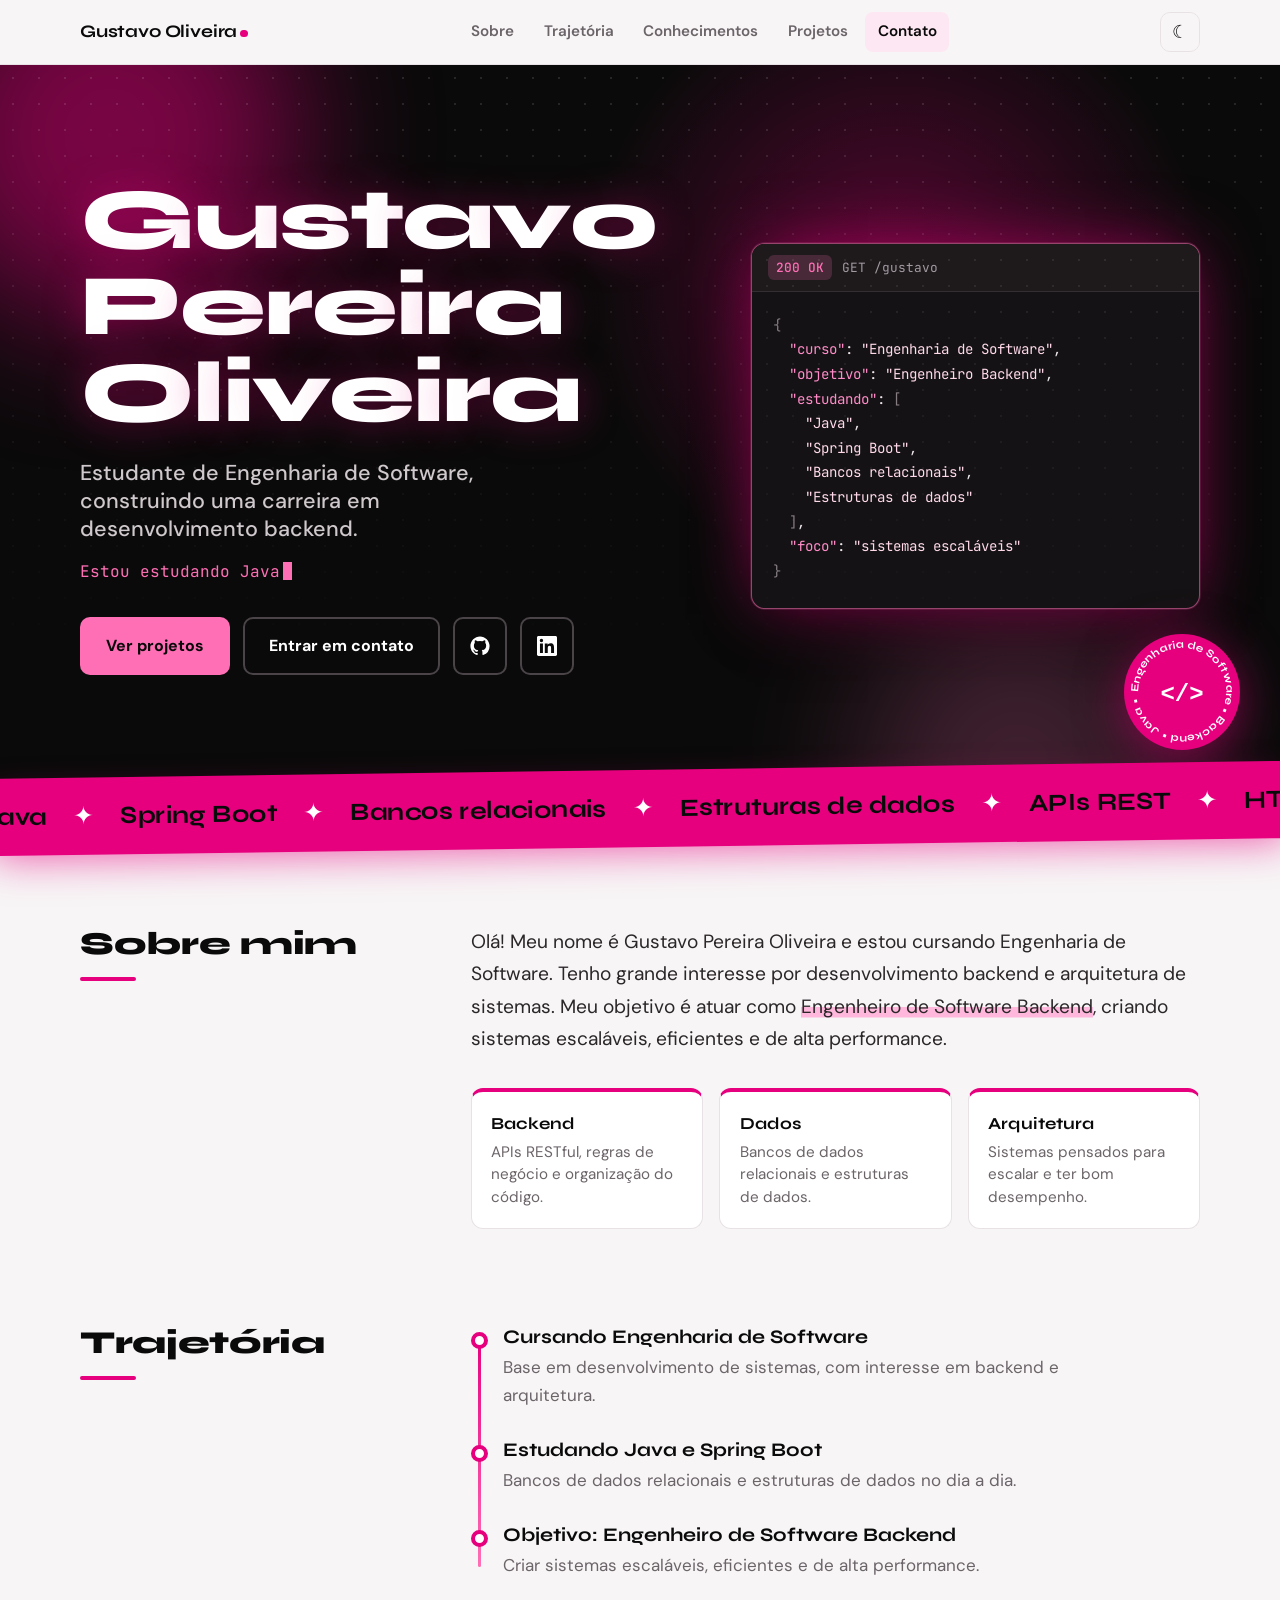
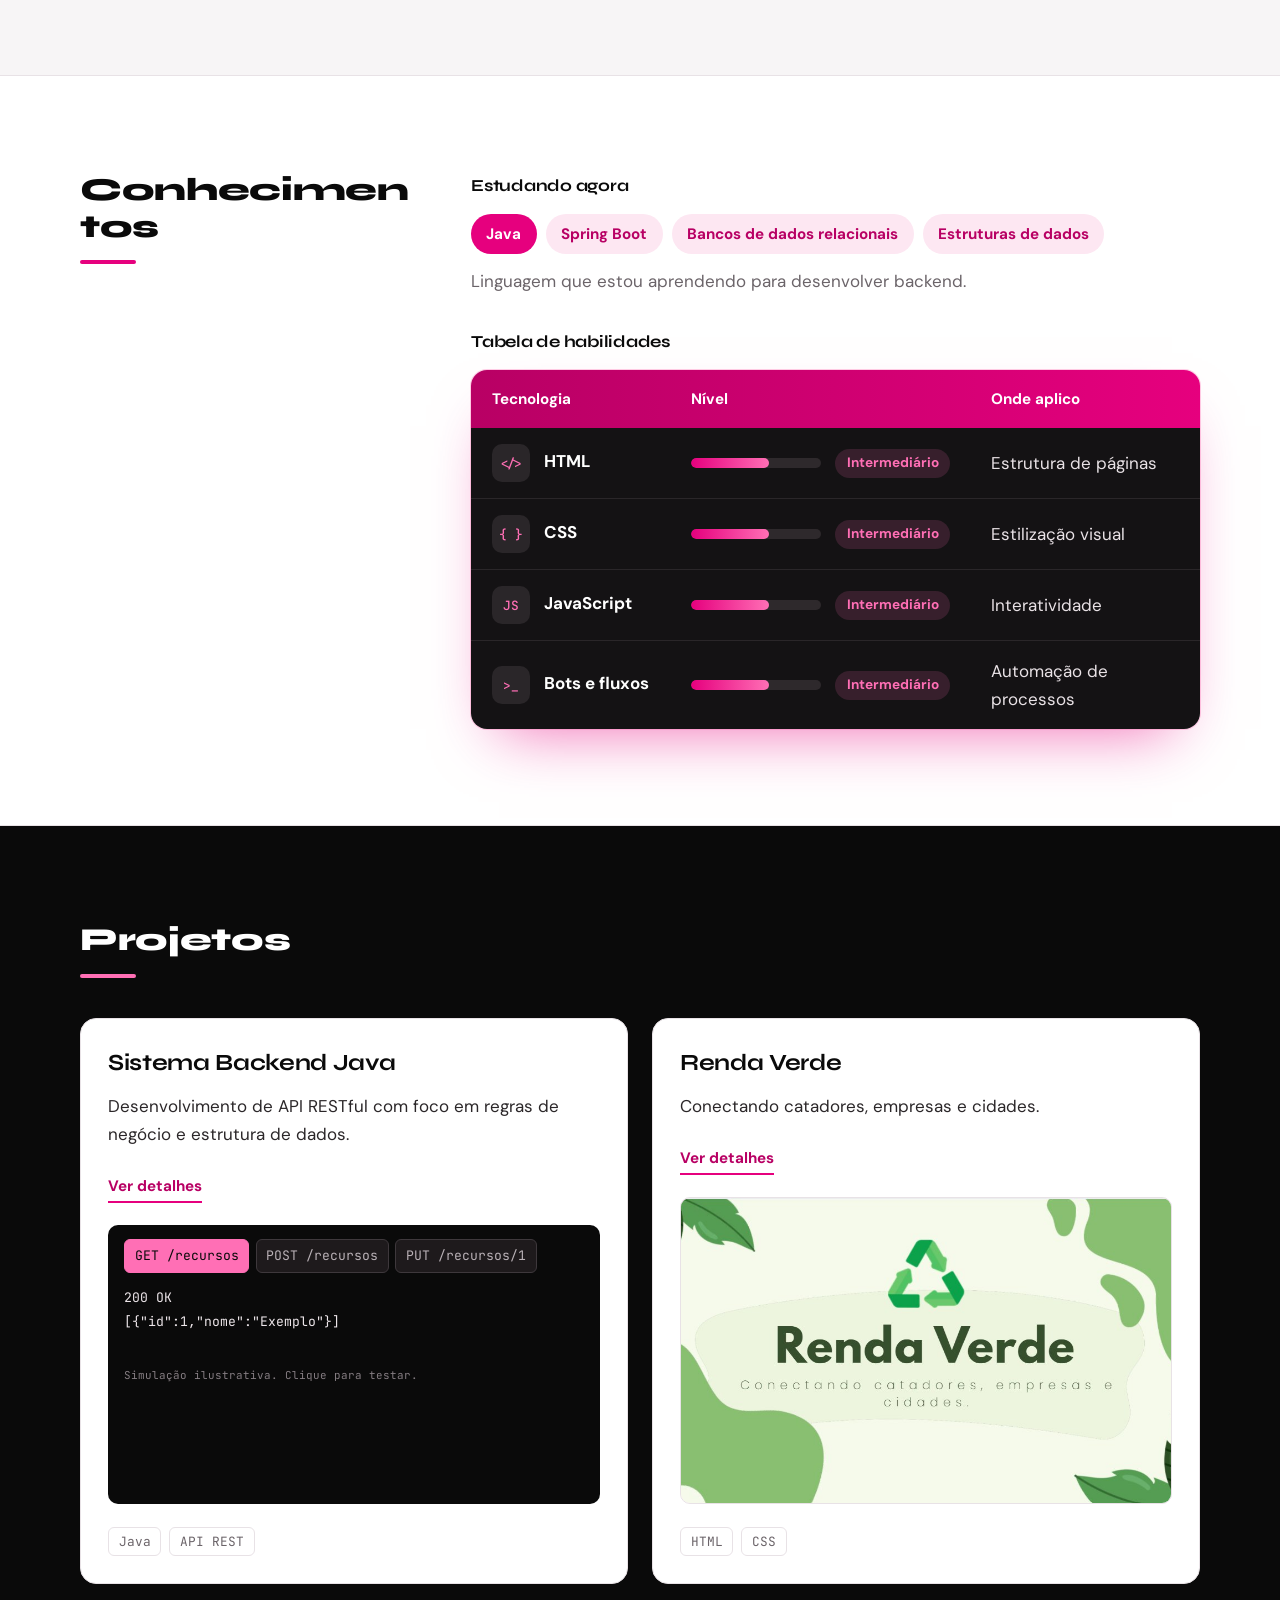
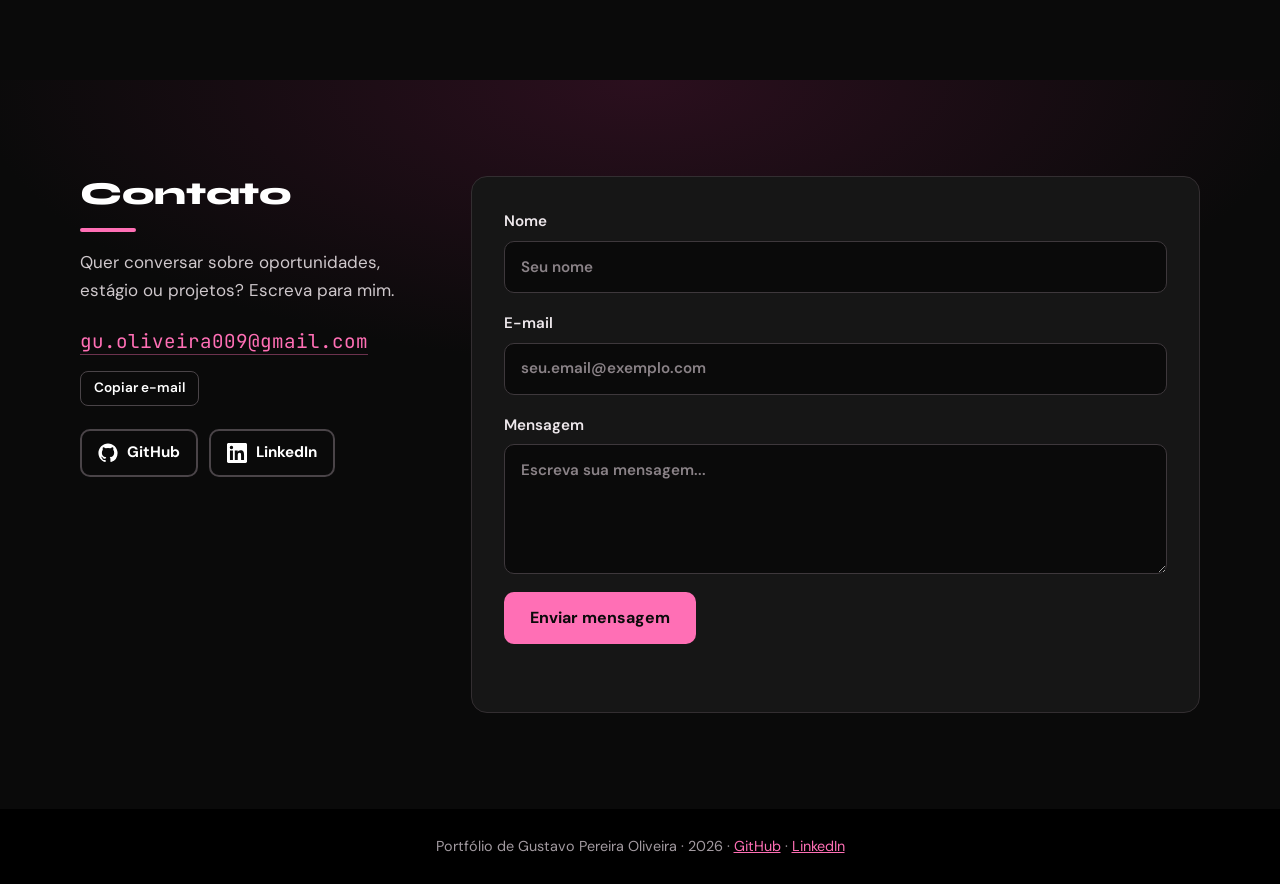
<file: portfolio.html>
<!DOCTYPE html>
<html lang="pt-BR">
<head>
<meta charset="UTF-8">
<meta name="viewport" content="width=device-width, initial-scale=1.0">
<title>Gustavo Pereira Oliveira · Engenharia de Software</title>
<meta name="description" content="Portfólio de Gustavo Pereira Oliveira, estudante de Engenharia de Software focado em desenvolvimento backend com Java e Spring Boot.">
<meta name="theme-color" content="#0A0A0A">
<meta property="og:type" content="website">
<meta property="og:title" content="Gustavo Pereira Oliveira · Engenharia de Software">
<meta property="og:description" content="Estudante de Engenharia de Software focado em backend com Java e Spring Boot.">
<link rel="icon" href="data:image/svg+xml,%3Csvg xmlns='http://www.w3.org/2000/svg' viewBox='0 0 64 64'%3E%3Crect width='64' height='64' rx='16' fill='%230A0A0A'/%3E%3Ctext x='32' y='45' font-size='36' font-weight='800' text-anchor='middle' fill='%23FF6FB5' font-family='Arial'%3EG%3C/text%3E%3C/svg%3E">
<link rel="preconnect" href="https://fonts.googleapis.com">
<link rel="preconnect" href="https://fonts.gstatic.com" crossorigin>
<link href="https://fonts.googleapis.com/css2?family=Syne:wght@600;700;800&family=DM+Sans:opsz,wght@9..40,400;9..40,500;9..40,700&family=JetBrains+Mono:wght@400;500&display=swap" rel="stylesheet">
<style>
:root{
  --ink:#0A0A0A;
  --ink-2:#161616;
  --paper:#F7F5F6;
  --card:#FFFFFF;
  --line:#E8E2E6;
  --text:#2B2729;
  --muted:#6B6469;
  --blue:#E6007E;
  --blue-dark:#B80064;
  --mint:#FF6FB5;
  --display:"Syne","Segoe UI",system-ui,sans-serif;
  --body:"DM Sans","Segoe UI",system-ui,sans-serif;
  --mono:"JetBrains Mono",ui-monospace,Consolas,monospace;
}
*,*::before,*::after{box-sizing:border-box}
html{scroll-behavior:smooth;scroll-padding-top:80px}
body{margin:0;background:var(--paper);color:var(--text);font-family:var(--body);font-size:1.0625rem;line-height:1.65;-webkit-font-smoothing:antialiased}
a{color:inherit}
:focus-visible{outline:3px solid var(--blue);outline-offset:3px;border-radius:4px}
.wrap{width:min(1120px,100% - 3rem);margin-inline:auto}

/* Topo */
.topo{position:sticky;top:0;z-index:20;background:rgba(247,245,246,.88);backdrop-filter:blur(10px);border-bottom:1px solid var(--line)}
.topo .wrap{display:flex;align-items:center;justify-content:space-between;gap:1rem;min-height:64px;flex-wrap:wrap;padding-block:.5rem}
.marca{font-family:var(--display);font-weight:700;font-size:1.1rem;color:var(--ink);text-decoration:none;letter-spacing:-.01em}
.menu{display:flex;gap:.25rem;flex-wrap:wrap}
.menu a{text-decoration:none;font-weight:600;font-size:.95rem;color:var(--muted);padding:.45rem .8rem;border-radius:8px;transition:background .2s,color .2s}
.menu a:hover{background:#FDE7F2;color:var(--ink)}

/* Hero */
.hero{background:var(--ink);color:#F2EEF0;padding:clamp(3.5rem,9vw,7rem) 0}
.hero .wrap{display:grid;grid-template-columns:1.15fr .85fr;gap:clamp(2rem,5vw,4.5rem);align-items:center}
.hero h1{font-family:var(--display);font-weight:800;font-size:clamp(2.3rem,5.4vw,4rem);line-height:1.05;letter-spacing:-.02em;margin:0 0 1.4rem;color:#fff}
.hero .papel{font-family:var(--body);font-weight:500;font-size:clamp(1.1rem,2vw,1.35rem);color:#CFC8CC;margin:0 0 2rem;max-width:30ch;line-height:1.3}
.acoes{display:flex;gap:.8rem;flex-wrap:wrap}
.btn{display:inline-block;font-family:var(--body);font-weight:700;font-size:1rem;text-decoration:none;padding:.85rem 1.5rem;border-radius:10px;border:2px solid transparent;cursor:pointer;transition:background .2s,border-color .2s,transform .2s}
.btn-principal{background:var(--mint);color:var(--ink)}
.btn-principal:hover{background:#FF94C8}
.btn-sec{border-color:#4A4448;color:#fff;background:transparent}
.btn-sec:hover{border-color:#fff}

/* Cartão de código: o elemento memorável */
.codigo{background:#141214;border:1px solid #332E31;border-radius:14px;overflow:hidden;box-shadow:0 30px 60px -25px rgba(0,0,0,.6);animation:entrada .6s ease both}
.codigo-barra{display:flex;align-items:center;gap:.6rem;padding:.7rem 1rem;background:#1E1A1C;border-bottom:1px solid #332E31;font-family:var(--mono);font-size:.8rem;color:#A29AA0}
.status{background:rgba(255,111,181,.18);color:var(--mint);padding:.1rem .5rem;border-radius:6px;font-weight:500}
.codigo pre{margin:0;padding:1.3rem 1.3rem 1.5rem;font-family:var(--mono);font-size:.88rem;line-height:1.75;overflow-x:auto;color:#EDE6EA}
.k{color:#FF8CC8}.s{color:#FFD9EA}.p{color:#857D82}
@keyframes entrada{from{opacity:0;transform:translateY(8px)}to{opacity:1;transform:none}}

/* Seções */
section{padding:clamp(3.5rem,8vw,6rem) 0}
.cab{display:grid;grid-template-columns:minmax(0,340px) 1fr;gap:clamp(1.5rem,4vw,4rem)}
h2{font-family:var(--display);font-weight:800;font-size:clamp(1.6rem,2.6vw,2rem);line-height:1.15;letter-spacing:-.01em;overflow-wrap:anywhere;color:var(--ink);margin:0}
h3{font-family:var(--display);font-weight:700;color:var(--ink);letter-spacing:-.015em;margin:0}
.sobre-texto{font-size:1.2rem;line-height:1.7;max-width:62ch;margin:0 0 2rem}
.foco{display:grid;grid-template-columns:repeat(3,1fr);gap:1rem}
.foco div{border-top:3px solid var(--blue);padding-top:.8rem}
.foco strong{display:block;font-family:var(--display);color:var(--ink);font-size:1.05rem;margin-bottom:.2rem}
.foco span{font-size:.95rem;color:var(--muted);line-height:1.5;display:block}

/* Conhecimentos */
#conhecimentos{background:var(--card);border-block:1px solid var(--line)}
.estudo{display:flex;flex-wrap:wrap;gap:.6rem;margin:0 0 2.2rem;padding:0;list-style:none}
.estudo li{margin:0}
.sub{font-size:1.05rem;margin-bottom:.9rem}
.tabela{overflow-x:auto;border:1px solid var(--line);border-radius:12px}
table{width:100%;border-collapse:collapse;min-width:480px}
th,td{text-align:left;padding:.95rem 1.2rem}
th{background:var(--paper);font-size:.9rem;color:var(--muted);font-weight:700;border-bottom:1px solid var(--line)}
td{border-bottom:1px solid var(--line)}
tr:last-child td{border-bottom:0}
td:first-child{font-weight:700;color:var(--ink)}
.nivel{display:inline-flex;align-items:center;gap:.5rem;font-weight:600}
.pontos{display:inline-flex;gap:3px}
.pontos i{width:9px;height:9px;border-radius:50%;background:var(--line)}
.pontos i.on{background:var(--blue)}

/* Projetos */
.projetos{display:grid;grid-template-columns:repeat(2,1fr);gap:1.5rem;margin-top:2.5rem}
.card{background:var(--card);border:1px solid var(--line);border-radius:16px;overflow:hidden;display:flex;flex-direction:column}
.card-topo{padding:1.6rem 1.7rem 0}
.card h3{font-size:1.45rem;margin-bottom:.6rem}
.card p{margin:0 0 1.4rem;color:var(--text)}
.tags{display:flex;flex-wrap:wrap;gap:.5rem;padding:0 1.7rem 1.7rem;margin:0;list-style:none;margin-top:auto}
.tags li{font-family:var(--mono);font-size:.8rem;color:var(--muted);border:1px solid var(--line);padding:.2rem .6rem;border-radius:6px}
.rota{margin:0 1.7rem 1.4rem;background:var(--ink);color:#EDE6EA;font-family:var(--mono);font-size:.82rem;padding:.9rem 1rem;border-radius:10px;line-height:1.8;overflow-x:auto}
.rota b{color:var(--mint);font-weight:500}
.print{margin:0 1.7rem 1.4rem;border:1px solid var(--line);border-radius:10px;background:linear-gradient(135deg,#FBE8F2,#FFFFFF);aspect-ratio:16/10;display:grid;place-items:center;overflow:hidden;position:relative;color:var(--muted);font-size:.9rem;font-weight:600}
.print img{position:absolute;inset:0;width:100%;height:100%;object-fit:cover;cursor:zoom-in;transition:transform .4s ease}
.print:hover img{transform:scale(1.02)}
.zoom{position:fixed;inset:0;z-index:80;background:rgba(0,0,0,.88);display:grid;place-items:center;padding:1.5rem;opacity:0;pointer-events:none;transition:opacity .3s;cursor:zoom-out}
.zoom.on{opacity:1;pointer-events:auto}
.zoom img{max-width:min(1100px,100%);max-height:100%;border-radius:14px;box-shadow:0 0 0 2px var(--mint),0 30px 80px -10px rgba(230,0,126,.6);transform:scale(.97);transition:transform .25s ease}
.zoom.on img{transform:none}

/* Contato */
#contato{background:var(--ink);color:#F2EEF0}
#contato h2{color:#fff}
.contato-info p{color:#CFC8CC;max-width:34ch;margin:1rem 0 1.4rem}
.email{font-family:var(--mono);font-size:.95rem;color:var(--mint);text-decoration:none;word-break:break-all;border-bottom:1px solid rgba(255,111,181,.4)}
.email:hover{border-color:var(--mint)}
form{display:grid;gap:1.1rem;background:var(--ink-2);border:1px solid #332E31;border-radius:16px;padding:clamp(1.3rem,3vw,2rem)}
label{display:grid;gap:.4rem;font-weight:600;font-size:.95rem;color:#EEE8EC}
input,textarea{font:inherit;color:#fff;background:#0A0A0A;border:1.5px solid #3E383C;border-radius:10px;padding:.8rem 1rem;width:100%;transition:border-color .2s}
input::placeholder,textarea::placeholder{color:#8A8287}
input:focus,textarea:focus{outline:none;border-color:var(--mint);box-shadow:0 0 0 3px rgba(255,111,181,.25)}
textarea{resize:vertical;min-height:130px}
form .btn{justify-self:start}
.aviso{font-size:.9rem;color:var(--mint);min-height:1.3em;margin:0}

footer{background:#000000;color:#A29AA0;text-align:center;padding:1.6rem 1rem;font-size:.9rem}
footer p{margin:0}

/* Interações e animações */
.progresso{position:fixed;top:0;left:0;height:3px;width:100%;background:var(--mint);transform:scaleX(0);transform-origin:left;z-index:40}
.menu a.ativo{background:#FDE7F2;color:var(--ink)}
.hero{position:relative;overflow:hidden}
.hero::before{content:"";position:absolute;inset:0;pointer-events:none;background:radial-gradient(520px circle at var(--mx,70%) var(--my,30%),rgba(230,0,126,.35),transparent 60%)}
.hero .wrap{position:relative}
.w{display:inline-block;animation:sobe .5s ease both;animation-delay:calc(var(--i)*.06s)}
@keyframes sobe{from{opacity:0;transform:translateY(12px)}to{opacity:1;transform:none}}
.digita{font-family:var(--mono);font-size:1rem;color:var(--mint);margin:-1rem 0 2rem;min-height:1.6em}
.cursor{display:inline-block;width:.55em;height:1.1em;background:var(--mint);margin-left:3px;vertical-align:-.2em;animation:pisca 1s steps(1) infinite}
@keyframes pisca{50%{opacity:0}}
.ln{display:block;opacity:0;animation:linha .3s ease forwards}
@keyframes linha{from{opacity:0;transform:none}to{opacity:1;transform:none}}
.btn:active{transform:scale(.98)}
.btn.carregando{opacity:.7;pointer-events:none}
.js .reveal{opacity:0;transform:translateY(10px);transition:opacity .5s ease,transform .5s ease;transition-delay:var(--d,0s)}
.js .reveal.vis{opacity:1;transform:none}
.js .pontos i.on{transform:scale(0);transition:transform .4s cubic-bezier(.3,1.7,.5,1)}
.pontos i:nth-child(2){transition-delay:.15s}.pontos i:nth-child(3){transition-delay:.3s}
.vis .pontos i.on{transform:scale(1)}
.estudo button{font:inherit;font-weight:700;font-size:.95rem;background:#FDE7F2;color:var(--blue-dark);border:0;padding:.45rem .95rem;border-radius:999px;cursor:pointer;transition:background .2s,color .2s,transform .2s}
.estudo button[aria-pressed="true"]{background:var(--blue);color:#fff}
.desc{min-height:1.7em;margin:-1.4rem 0 2rem;color:var(--muted)}
.card{transition:box-shadow .3s}
.card:hover{box-shadow:0 28px 45px -28px rgba(0,0,0,.4)}
.rota-bt{display:flex;gap:.4rem;flex-wrap:wrap;margin-bottom:.8rem}
.rota-bt button{font:inherit;color:#B8B0B5;background:#1E1A1C;border:1px solid #3E383C;border-radius:6px;padding:.25rem .6rem;cursor:pointer;transition:background .2s,color .2s}
.rota-bt button:hover{color:#fff}
.rota-bt button.on{background:var(--mint);color:var(--ink);border-color:var(--mint)}
.rota pre{margin:0;min-height:5.4em;white-space:pre-wrap;font:inherit}
.rota small{display:block;margin-top:.6rem;color:#857D82}
.copiar{font:inherit;font-size:.85rem;font-weight:600;color:#fff;background:transparent;border:1.5px solid #4A4448;border-radius:8px;padding:.35rem .8rem;margin-left:.8rem;cursor:pointer;transition:border-color .2s,background .2s}
.copiar:hover{border-color:var(--mint)}
.copiar.ok{background:var(--mint);color:var(--ink);border-color:var(--mint)}
.subir{position:fixed;right:1.2rem;bottom:1.2rem;width:46px;height:46px;border-radius:50%;border:0;background:var(--blue);color:#fff;font-size:1.3rem;cursor:pointer;opacity:0;transform:translateY(16px);pointer-events:none;transition:opacity .3s,transform .3s,background .2s;z-index:30}
.subir.vis{opacity:1;transform:none;pointer-events:auto}
.subir:hover{background:var(--blue-dark)}

/* Mais movimento */
@keyframes flutua{0%,100%{transform:translateY(0)}50%{transform:translateY(-12px)}}
.blob{position:absolute;border-radius:50%;filter:blur(70px);opacity:.5;pointer-events:none}
.b1{width:380px;height:380px;background:#E6007E;top:-120px;left:-80px}
.b2{width:320px;height:320px;background:#FF6FB5;opacity:.22;bottom:-140px;right:8%}
@keyframes deriva{to{transform:translate(120px,70px) scale(1.2)}}
.l{display:inline-block;transition:color .2s}
.l:hover{color:var(--mint)}
.marca{display:inline-block}
.faixa{background:var(--ink);color:#fff;overflow:hidden;white-space:nowrap;padding:.95rem 0;font-family:var(--display);font-weight:700;font-size:1.05rem}
.trilho{display:inline-flex;animation:corre 70s linear infinite}
.faixa:hover .trilho{animation-play-state:paused}
.trilho span::after{content:"✦";margin:0 1.6rem;color:var(--mint)}
@keyframes corre{to{transform:translateX(-50%)}}
.js h2::after{content:"";display:block;height:4px;width:56px;border-radius:2px;background:var(--blue);margin-top:.9rem;transform:scaleX(0);transform-origin:left;transition:transform .5s ease .2s}
.js .vis h2::after,.js h2.vis::after{transform:scaleX(1)}
#contato h2::after{background:var(--mint)}
.btn{position:relative;overflow:hidden}
.card{position:relative}
.card::before{content:"";position:absolute;inset:0;background:radial-gradient(320px circle at var(--cx,50%) var(--cy,0),rgba(230,0,126,.09),transparent 70%);opacity:0;transition:opacity .3s;pointer-events:none}
.card:hover::before{opacity:1}
tbody tr{transition:background .2s}
tbody tr:hover td{background:#FFF3F9}
.tags li{transition:background .2s,color .2s}
.tags li:hover{background:var(--ink);color:#fff}
.conf{position:fixed;width:8px;height:8px;border-radius:2px;pointer-events:none;z-index:60}

/* Modo chamativo */
::selection{background:var(--blue);color:#fff}
html{scrollbar-color:var(--blue) var(--ink)}
main{overflow-x:clip}
.progresso{height:4px;box-shadow:0 0 14px var(--blue)}
.marca::after{content:"";display:inline-block;width:.45em;height:.45em;border-radius:50%;background:var(--blue);margin-left:.15em}
.hero h1{font-size:clamp(2.8rem,7vw,5.4rem);line-height:1;text-shadow:0 0 40px rgba(230,0,126,.4)}
.hero::after{content:"";position:absolute;inset:0;pointer-events:none;background-image:radial-gradient(rgba(255,255,255,.12) 1px,transparent 1px);background-size:26px 26px;-webkit-mask-image:linear-gradient(to bottom,#000,transparent 85%);mask-image:linear-gradient(to bottom,#000,transparent 85%)}
.codigo{border-color:rgba(255,111,181,.55);box-shadow:0 0 0 1px rgba(255,111,181,.15),0 0 70px -12px rgba(230,0,126,.7),0 30px 60px -25px rgba(0,0,0,.6)}
@keyframes pulsa{0%{box-shadow:0 0 0 0 rgba(255,111,181,.6)}70%{box-shadow:0 0 0 16px rgba(255,111,181,0)}100%{box-shadow:0 0 0 0 rgba(255,111,181,0)}}
.selo{position:absolute;right:3%;bottom:2.2rem;width:120px;z-index:3}
.selo svg{width:100%;display:block;filter:drop-shadow(0 10px 24px rgba(230,0,126,.5))}
.gira{transform-box:fill-box;transform-origin:center}
@keyframes giro{to{transform:rotate(360deg)}}
.faixa{background:var(--blue);color:var(--ink);font-size:1.5rem;padding:1.1rem 0;transform:rotate(-.8deg) scale(1.03);margin:-1rem 0;position:relative;z-index:5;box-shadow:0 14px 40px -12px rgba(230,0,126,.65)}
.trilho span::after{color:#fff}
mark{background:linear-gradient(#FFB8DC,#FFB8DC) no-repeat 0 92%/100% 42%;color:inherit}
.js mark{background-size:0 42%;transition:background-size .9s cubic-bezier(.2,.7,.2,1) .6s}
.js .vis mark{background-size:100% 42%}
.foco div{padding:1.1rem 1.2rem 1.2rem;background:#fff;border:1px solid var(--line);border-top:4px solid var(--blue);border-radius:12px;transition:background .3s,box-shadow .3s}
.foco div:hover{background:var(--ink);box-shadow:0 22px 36px -20px rgba(230,0,126,.7)}
.foco strong{transition:color .3s}
.foco span{transition:color .3s}
.foco div:hover strong{color:var(--mint)}
.foco div:hover span{color:#E3DCE0}
#projetos{background:var(--ink)}
#projetos h2{color:#fff}
#projetos h2::after{background:var(--mint)}
.card{box-shadow:0 0 0 1px rgba(255,111,181,.0)}
.card:hover{box-shadow:0 0 0 2px var(--mint),0 30px 60px -24px rgba(230,0,126,.7)}
.email{font-size:1.2rem}

/* Tabela de habilidades */
.tabela{border:0;border-radius:16px;box-shadow:0 0 0 1px rgba(255,111,181,.35),0 28px 60px -28px rgba(230,0,126,.6)}
.tabela table{min-width:560px}
.tabela th{background:linear-gradient(90deg,var(--blue-dark),var(--blue));color:#fff;border-bottom:0;font-size:.95rem;padding:1.05rem 1.3rem}
.tabela td{background:#141214;color:#E9E2E6;border-bottom:1px solid #2A2629;padding:1rem 1.3rem;transition:background .25s,box-shadow .25s}
.tabela td:first-child{color:#fff;font-weight:700;white-space:nowrap}
.tabela tbody tr:hover td{background:#211C1F}
.tabela tbody tr:hover td:first-child{box-shadow:inset 4px 0 0 var(--blue)}
.ico{display:inline-grid;place-items:center;width:38px;height:38px;margin-right:.9rem;border-radius:10px;background:#2A2629;color:var(--mint);font-family:var(--mono);font-size:.8rem;font-weight:500;vertical-align:middle;transition:background .25s,color .25s}
.tabela tbody tr:hover .ico{background:var(--blue);color:#fff}
.nivel{display:flex;align-items:center;gap:.9rem}
.nivel em{font-style:normal;font-weight:700;font-size:.85rem;color:var(--mint);background:rgba(255,111,181,.15);padding:.2rem .7rem;border-radius:999px;white-space:nowrap}
.barra{display:block;width:130px;height:10px;border-radius:99px;background:#2E292C;overflow:hidden;flex:none}
.barra b{display:block;height:100%;width:var(--n);border-radius:99px;background:linear-gradient(90deg,var(--blue),var(--mint));position:relative;overflow:hidden;transition:width .8s ease calc(var(--r,0)*.06s + .3s),filter .25s}
.barra b::after{content:"";position:absolute;inset:0;background:linear-gradient(110deg,transparent 30%,rgba(255,255,255,.65) 50%,transparent 70%);transform:translateX(-100%)}
@keyframes brilho{to{transform:translateX(100%)}}
.tabela tbody tr:hover .barra b{filter:brightness(1.25)}
.js .barra b{width:0}
.js .vis .barra b{width:var(--n)}
.js .tabela tbody tr{opacity:0;transition:opacity .5s ease;transition-delay:calc(var(--r,0)*.06s + .15s)}
.js .vis .tabela tbody tr{opacity:1}
tbody tr:nth-child(1){--r:0}tbody tr:nth-child(2){--r:1}tbody tr:nth-child(3){--r:2}tbody tr:nth-child(4){--r:3}

/* Menu, tema e trajetória */
.pular{position:absolute;left:1rem;top:-70px;background:var(--blue);color:#fff;padding:.6rem 1rem;border-radius:8px;z-index:100;font-weight:700;text-decoration:none}
.pular:focus{top:1rem}
body{transition:background-color .4s,color .4s}
.acoes-topo{display:flex;align-items:center;gap:.5rem}
.tema,.burger{width:40px;height:40px;border-radius:10px;border:1.5px solid var(--line);background:transparent;color:var(--ink);cursor:pointer;font-size:1.1rem;display:grid;place-items:center;transition:border-color .2s}
.tema:hover,.burger:hover{border-color:var(--blue)}
.burger{display:none;place-items:stretch;align-content:center;gap:4px;padding:0 9px}
.burger i{display:block;height:2px;border-radius:2px;background:var(--ink);transition:transform .3s,opacity .2s}
.burger.on i:nth-child(1){transform:translateY(6px) rotate(45deg)}
.burger.on i:nth-child(2){opacity:0}
.burger.on i:nth-child(3){transform:translateY(-6px) rotate(-45deg)}
@media (max-width:700px){
  .topo .wrap{flex-wrap:nowrap}
  .burger{display:grid}
  .menu{display:none;position:absolute;top:100%;left:0;right:0;flex-direction:column;background:var(--paper);padding:.6rem 1rem 1rem;border-bottom:1px solid var(--line)}
  .menu.on{display:flex}
  .menu a{padding:.85rem 1rem}
}
#trajetoria{padding-top:0}
.linha{list-style:none;margin:0;padding:0 0 0 2rem;position:relative}
.linha::before{content:"";position:absolute;left:7px;top:8px;bottom:12px;width:3px;border-radius:2px;background:linear-gradient(var(--blue),var(--mint))}
.js .linha::before{transform:scaleY(0);transform-origin:top;transition:transform .8s ease .2s}
.js .linha.vis::before{transform:scaleY(1)}
.linha li{position:relative;padding-bottom:1.8rem}
.linha li:last-child{padding-bottom:0}
.linha li::before{content:"";position:absolute;left:-2rem;top:.4rem;width:17px;height:17px;border-radius:50%;background:var(--card);border:4px solid var(--blue)}
.linha strong{display:block;font-family:var(--display);font-size:1.2rem;color:var(--ink);line-height:1.3}
.linha span{display:block;color:var(--muted);margin-top:.2rem;max-width:52ch}
/* Tema escuro */
[data-theme="dark"]{--paper:#0F0D0E;--card:#171415;--line:#2E292C;--text:#DCD5D9;--muted:#A8A0A6}
[data-theme="dark"] h2,[data-theme="dark"] h3,[data-theme="dark"] .marca,[data-theme="dark"] .foco strong,[data-theme="dark"] .linha strong,[data-theme="dark"] .tema,[data-theme="dark"] .burger{color:#fff}
[data-theme="dark"] .burger i{background:#fff}
[data-theme="dark"] .topo{background:rgba(15,13,14,.88)}
[data-theme="dark"] .menu a:hover,[data-theme="dark"] .menu a.ativo{background:#2A2427;color:#fff}
[data-theme="dark"] .foco div{background:var(--card)}
[data-theme="dark"] .estudo button:not([aria-pressed="true"]){background:#2A1A23;color:#FF8CC8}
[data-theme="dark"] .print{background:linear-gradient(135deg,#2A1A23,#171415);border-color:var(--line)}
[data-theme="dark"] mark{color:#0A0A0A}
[data-theme="dark"] .tags li:hover{background:var(--blue);color:#fff}

.rede-btn{display:inline-flex;align-items:center;gap:.55rem}
.redes{margin-top:1.4rem;display:flex;gap:.7rem;flex-wrap:wrap}

/* Ajustes da revisão e janela de projeto */
.sr{position:absolute;width:1px;height:1px;overflow:hidden;clip:rect(0 0 0 0);white-space:nowrap}
.acoes .rede-btn{padding:.85rem .95rem}
.tabela th{background:transparent}
.tabela thead{background:linear-gradient(90deg,var(--blue-dark),var(--blue))}
#contato{background:radial-gradient(ellipse 80% 60% at 50% 0,#2B0F1E,var(--ink) 65%)}
.copiar{margin:.8rem 0 0;display:block}
.redes .btn{padding:.6rem 1rem;font-size:.95rem}
.rota{flex:1 1 auto}
.det{font:inherit;font-weight:700;font-size:.95rem;color:var(--blue-dark);background:none;border:0;border-bottom:2px solid var(--blue);padding:0 0 2px;margin:0 0 1.4rem;cursor:pointer;transition:color .2s,letter-spacing .2s}
.det:hover{color:var(--blue);letter-spacing:.02em}
.modal{position:fixed;inset:0;z-index:90;display:grid;place-items:center;padding:1.2rem;background:rgba(0,0,0,.82);opacity:0;pointer-events:none;transition:opacity .3s}
.modal.on{opacity:1;pointer-events:auto}
.modal-caixa{background:var(--card);color:var(--text);border-radius:18px;max-width:640px;width:100%;max-height:90vh;overflow:auto;padding:2rem;position:relative;box-shadow:0 0 0 2px var(--mint),0 40px 80px -20px rgba(230,0,126,.6);transform:translateY(10px);transition:transform .25s ease}
.modal.on .modal-caixa{transform:none}
.modal h3{font-size:1.7rem;margin:0 2.5rem .6rem 0}
.modal p{margin:0 0 .8rem}
.modal-x{position:absolute;top:.9rem;right:.9rem;width:38px;height:38px;border-radius:50%;border:0;background:var(--paper);color:var(--ink);font-size:1rem;cursor:pointer;transition:background .2s}
.modal-x:hover{background:var(--mint);color:#fff}
.modal img{width:100%;height:auto;border-radius:10px;margin:.6rem 0 1rem;display:block}
.modal .pts{padding-left:1.2rem;margin:.6rem 0 1rem}
.modal .tags{padding:0;margin:1rem 0 1.4rem}
[data-theme="dark"] .modal-x{color:#fff}

@media (max-width:1100px){.selo{display:none}}
@media (max-width:860px){
  .hero .wrap,.cab,.projetos{grid-template-columns:1fr}
  .foco{grid-template-columns:1fr}
}
@media (max-width:520px){
  .wrap{width:calc(100% - 2rem)}
}
@media (prefers-reduced-motion:reduce){
  html{scroll-behavior:auto}
  .codigo,.w,.blob,.trilho,.gira,.hero .btn-principal,.barra b::after{animation:none}
  .js .tabela tbody tr{opacity:1;transform:none}
  .js .barra b{width:var(--n)}
  .ln{animation:none;opacity:1}
  .js .reveal{opacity:1;transform:none}
  .js .pontos i.on{transform:none}
  *{transition:none!important}
}

/* Animações mínimas */
.w,.codigo,.ln{animation:none;opacity:1;transform:none}
.cursor{animation:none}
.trilho{animation:none}
html{scroll-behavior:auto}
.js .reveal{opacity:1;transform:none;transition:none}
.js .pontos i.on{transform:none;transition:none}
.js .barra b{width:var(--n);transition:filter .25s}
.js .tabela tbody tr{opacity:1;transition:none}
.js h2::after{transform:none;transition:none}
.js mark{background-size:100% 42%;transition:none}
.js .linha::before{transform:none;transition:none}
.print img,.print:hover img{transition:none;transform:none}
.modal,.modal-caixa,.zoom,.zoom img{transition:none}
.modal-caixa,.zoom img{transform:none}
body{transition:none}
.subir{transition:none;transform:none}
</style>
<script>document.documentElement.classList.add('js');try{if(localStorage.getItem('tema')==='dark')document.documentElement.dataset.theme='dark'}catch(e){}</script>
</head>
<body>
<a class="pular" href="#sobre">Ir para o conteúdo</a>
<div class="progresso" id="prog"></div>

<header class="topo">
  <div class="wrap">
    <a class="marca" href="#inicio">Gustavo Oliveira</a>
    <nav class="menu" id="menu" aria-label="Principal">
      <a href="#sobre">Sobre</a>
      <a href="#trajetoria">Trajetória</a>
      <a href="#conhecimentos">Conhecimentos</a>
      <a href="#projetos">Projetos</a>
      <a href="#contato">Contato</a>
    </nav>
    <div class="acoes-topo">
      <button class="tema" id="tema" type="button" aria-label="Alternar tema claro e escuro"><span aria-hidden="true">☾</span></button>
      <button class="burger" id="burger" type="button" aria-label="Abrir menu" aria-expanded="false" aria-controls="menu"><i></i><i></i><i></i></button>
    </div>
  </div>
</header>

<main>
  <div class="hero" id="inicio">
    <div class="blob b1"></div><div class="blob b2"></div>
    <div class="selo" aria-hidden="true"><svg viewBox="0 0 120 120"><defs><path id="circ" d="M60,60 m-44,0 a44,44 0 1,1 88,0 a44,44 0 1,1 -88,0"/></defs><circle cx="60" cy="60" r="58" fill="#E6007E"/><g class="gira"><text font-size="11" font-weight="700" fill="#fff" font-family="Syne,sans-serif"><textPath href="#circ" textLength="270">Engenharia de Software • Backend • Java • </textPath></text></g><text x="60" y="69" text-anchor="middle" font-size="24" font-weight="800" fill="#fff" font-family="monospace">&lt;/&gt;</text></svg></div>
    <div class="wrap">
      <div>
        <h1 aria-label="Gustavo Pereira Oliveira"><span class="w" style="--i:0">Gustavo</span> <span class="w" style="--i:1">Pereira</span> <span class="w" style="--i:2">Oliveira</span></h1>
        <p class="papel">Estudante de Engenharia de Software, construindo uma carreira em desenvolvimento backend.</p>
        <p class="digita" aria-live="off">Estou estudando <span id="tipo"></span><span class="cursor" aria-hidden="true"></span></p>
        <div class="acoes">
          <a class="btn btn-principal" href="#projetos">Ver projetos</a>
          <a class="btn btn-sec" href="#contato">Entrar em contato</a>
          <a class="btn btn-sec rede-btn" title="GitHub" href="https://github.com/Gustavo1097" target="_blank" rel="noopener noreferrer"><svg viewBox="0 0 24 24" width="20" height="20" fill="currentColor" aria-hidden="true"><path d="M12 .5C5.73.5.5 5.73.5 12c0 5.08 3.29 9.39 7.86 10.91.58.1.79-.25.79-.56v-2c-3.2.7-3.88-1.54-3.88-1.54-.52-1.33-1.28-1.69-1.28-1.69-1.04-.71.08-.7.08-.7 1.15.08 1.76 1.18 1.76 1.18 1.03 1.76 2.69 1.25 3.35.96.1-.74.4-1.25.73-1.54-2.55-.29-5.24-1.28-5.24-5.69 0-1.26.45-2.29 1.18-3.1-.12-.29-.51-1.46.11-3.05 0 0 .97-.31 3.18 1.18a11 11 0 0 1 5.78 0c2.2-1.49 3.17-1.18 3.17-1.18.63 1.59.24 2.76.12 3.05.74.81 1.18 1.84 1.18 3.1 0 4.42-2.7 5.4-5.27 5.68.41.36.78 1.06.78 2.14v3.17c0 .31.21.67.8.56A11.5 11.5 0 0 0 23.5 12C23.5 5.73 18.27.5 12 .5z"/></svg><span class="sr">GitHub</span></a>
          <a class="btn btn-sec rede-btn" title="LinkedIn" href="https://www.linkedin.com/in/gustavo-pereira-oliveira-3153b43b2" target="_blank" rel="noopener noreferrer"><svg viewBox="0 0 24 24" width="20" height="20" fill="currentColor" aria-hidden="true"><path d="M20.45 20.45h-3.56v-5.57c0-1.33-.03-3.04-1.85-3.04-1.86 0-2.14 1.45-2.14 2.94v5.67H9.35V9h3.41v1.56h.05c.48-.9 1.64-1.85 3.37-1.85 3.6 0 4.27 2.37 4.27 5.46v6.28zM5.34 7.43a2.06 2.06 0 1 1 0-4.12 2.06 2.06 0 0 1 0 4.12zM7.12 20.45H3.56V9h3.56v11.45zM22.22 0H1.77C.79 0 0 .77 0 1.73v20.54C0 23.23.79 24 1.77 24h20.45c.98 0 1.78-.77 1.78-1.73V1.73C24 .77 23.2 0 22.22 0z"/></svg><span class="sr">LinkedIn</span></a>
        </div>
      </div>

      <div class="codigo" aria-label="Resumo do perfil em formato JSON">
        <div class="codigo-barra"><span class="status">200 OK</span> GET /gustavo</div>
<pre><span class="p">{</span>
  <span class="k">"curso"</span>: <span class="s">"Engenharia de Software"</span>,
  <span class="k">"objetivo"</span>: <span class="s">"Engenheiro Backend"</span>,
  <span class="k">"estudando"</span>: <span class="p">[</span>
    <span class="s">"Java"</span>,
    <span class="s">"Spring Boot"</span>,
    <span class="s">"Bancos relacionais"</span>,
    <span class="s">"Estruturas de dados"</span>
  <span class="p">]</span>,
  <span class="k">"foco"</span>: <span class="s">"sistemas escaláveis"</span>
<span class="p">}</span></pre>
      </div>
    </div>
  </div>

  <div class="faixa" aria-hidden="true">
    <div class="trilho" id="trilho">
      <span>Java</span><span>Spring Boot</span><span>Bancos relacionais</span><span>Estruturas de dados</span><span>APIs REST</span><span>HTML</span><span>CSS</span><span>JavaScript</span>
    </div>
  </div>

  <section id="sobre">
    <div class="wrap cab">
      <h2>Sobre mim</h2>
      <div>
        <p class="sobre-texto">Olá! Meu nome é Gustavo Pereira Oliveira e estou cursando Engenharia de Software. Tenho grande interesse por desenvolvimento backend e arquitetura de sistemas. Meu objetivo é atuar como <mark>Engenheiro de Software Backend</mark>, criando sistemas escaláveis, eficientes e de alta performance.</p>
        <div class="foco">
          <div><strong>Backend</strong><span>APIs RESTful, regras de negócio e organização do código.</span></div>
          <div><strong>Dados</strong><span>Bancos de dados relacionais e estruturas de dados.</span></div>
          <div><strong>Arquitetura</strong><span>Sistemas pensados para escalar e ter bom desempenho.</span></div>
        </div>
      </div>
    </div>
  </section>

  <section id="trajetoria">
    <div class="wrap cab">
      <h2>Trajetória</h2>
      <ol class="linha">
        <li><strong>Cursando Engenharia de Software</strong><span>Base em desenvolvimento de sistemas, com interesse em backend e arquitetura.</span></li>
        <li><strong>Estudando Java e Spring Boot</strong><span>Bancos de dados relacionais e estruturas de dados no dia a dia.</span></li>
        <li><strong>Objetivo: Engenheiro de Software Backend</strong><span>Criar sistemas escaláveis, eficientes e de alta performance.</span></li>
      </ol>
    </div>
  </section>

  <section id="conhecimentos">
    <div class="wrap cab">
      <h2>Conhecimentos</h2>
      <div>
        <h3 class="sub">Estudando agora</h3>
        <ul class="estudo">
          <li><button type="button" aria-pressed="true" data-d="Linguagem que estou aprendendo para desenvolver backend.">Java</button></li>
          <li><button type="button" aria-pressed="false" data-d="Framework Java que estou aprendendo para criar APIs.">Spring Boot</button></li>
          <li><button type="button" aria-pressed="false" data-d="Modelagem de dados e consultas em bancos relacionais.">Bancos de dados relacionais</button></li>
          <li><button type="button" aria-pressed="false" data-d="A base para escrever código eficiente.">Estruturas de dados</button></li>
        </ul>
        <p class="desc" id="desc">Linguagem que estou aprendendo para desenvolver backend.</p>

        <h3 class="sub">Tabela de habilidades</h3>
        <div class="tabela">
          <table>
            <thead>
              <tr><th>Tecnologia</th><th>Nível</th><th>Onde aplico</th></tr>
            </thead>
            <tbody>
              <tr><td><span class="ico" aria-hidden="true">&lt;/&gt;</span>HTML</td><td><span class="nivel"><span class="barra" aria-hidden="true"><b style="--n:60%"></b></span><em>Intermediário</em></span></td><td>Estrutura de páginas</td></tr>
              <tr><td><span class="ico" aria-hidden="true">{ }</span>CSS</td><td><span class="nivel"><span class="barra" aria-hidden="true"><b style="--n:60%"></b></span><em>Intermediário</em></span></td><td>Estilização visual</td></tr>
              <tr><td><span class="ico" aria-hidden="true">JS</span>JavaScript</td><td><span class="nivel"><span class="barra" aria-hidden="true"><b style="--n:60%"></b></span><em>Intermediário</em></span></td><td>Interatividade</td></tr>
              <tr><td><span class="ico" aria-hidden="true">&gt;_</span>Bots e fluxos</td><td><span class="nivel"><span class="barra" aria-hidden="true"><b style="--n:60%"></b></span><em>Intermediário</em></span></td><td>Automação de processos</td></tr>
            </tbody>
          </table>
        </div>
      </div>
    </div>
  </section>

  <section id="projetos">
    <div class="wrap">
      <h2>Projetos</h2>
      <div class="projetos">
        <article class="card">
          <div class="card-topo">
            <h3>Sistema Backend Java</h3>
            <p>Desenvolvimento de API RESTful com foco em regras de negócio e estrutura de dados.</p>
            <button type="button" class="det" data-p="api">Ver detalhes</button>
          </div>
          <div class="rota">
            <div class="rota-bt">
              <button type="button" class="on" data-m="GET">GET /recursos</button>
              <button type="button" data-m="POST">POST /recursos</button>
              <button type="button" data-m="PUT">PUT /recursos/1</button>
            </div>
            <pre id="resp" aria-live="polite"></pre>
            <small>Simulação ilustrativa. Clique para testar.</small>
          </div>
          <ul class="tags"><li>Java</li><li>API REST</li></ul>
        </article>

        <article class="card">
          <div class="card-topo">
            <h3>Renda Verde</h3>
            <p>Conectando catadores, empresas e cidades.</p>
            <button type="button" class="det" data-p="renda">Ver detalhes</button>
          </div>
          <div class="print">
            <span>Captura de tela do projeto</span>
            <img src="[data-uri]" alt="Apresentação do projeto Renda Verde: Conectando catadores, empresas e cidades" width="982" height="552" tabindex="0" role="button" aria-label="Ampliar imagem do projeto Renda Verde">
          </div>
          <ul class="tags"><li>HTML</li><li>CSS</li></ul>
        </article>
      </div>
    </div>
  </section>

  <section id="contato">
    <div class="wrap cab">
      <div class="contato-info">
        <h2>Contato</h2>
        <p>Quer conversar sobre oportunidades, estágio ou projetos? Escreva para mim.</p>
        <a class="email" href="mailto:gu.oliveira009@gmail.com">gu.oliveira009@gmail.com</a><button type="button" class="copiar" id="copiar">Copiar e-mail</button>
        <div class="redes"><a class="rede-btn btn btn-sec" href="https://github.com/Gustavo1097" target="_blank" rel="noopener noreferrer"><svg viewBox="0 0 24 24" width="20" height="20" fill="currentColor" aria-hidden="true"><path d="M12 .5C5.73.5.5 5.73.5 12c0 5.08 3.29 9.39 7.86 10.91.58.1.79-.25.79-.56v-2c-3.2.7-3.88-1.54-3.88-1.54-.52-1.33-1.28-1.69-1.28-1.69-1.04-.71.08-.7.08-.7 1.15.08 1.76 1.18 1.76 1.18 1.03 1.76 2.69 1.25 3.35.96.1-.74.4-1.25.73-1.54-2.55-.29-5.24-1.28-5.24-5.69 0-1.26.45-2.29 1.18-3.1-.12-.29-.51-1.46.11-3.05 0 0 .97-.31 3.18 1.18a11 11 0 0 1 5.78 0c2.2-1.49 3.17-1.18 3.17-1.18.63 1.59.24 2.76.12 3.05.74.81 1.18 1.84 1.18 3.1 0 4.42-2.7 5.4-5.27 5.68.41.36.78 1.06.78 2.14v3.17c0 .31.21.67.8.56A11.5 11.5 0 0 0 23.5 12C23.5 5.73 18.27.5 12 .5z"/></svg>GitHub</a> <a class="rede-btn btn btn-sec" href="https://www.linkedin.com/in/gustavo-pereira-oliveira-3153b43b2" target="_blank" rel="noopener noreferrer"><svg viewBox="0 0 24 24" width="20" height="20" fill="currentColor" aria-hidden="true"><path d="M20.45 20.45h-3.56v-5.57c0-1.33-.03-3.04-1.85-3.04-1.86 0-2.14 1.45-2.14 2.94v5.67H9.35V9h3.41v1.56h.05c.48-.9 1.64-1.85 3.37-1.85 3.6 0 4.27 2.37 4.27 5.46v6.28zM5.34 7.43a2.06 2.06 0 1 1 0-4.12 2.06 2.06 0 0 1 0 4.12zM7.12 20.45H3.56V9h3.56v11.45zM22.22 0H1.77C.79 0 0 .77 0 1.73v20.54C0 23.23.79 24 1.77 24h20.45c.98 0 1.78-.77 1.78-1.73V1.73C24 .77 23.2 0 22.22 0z"/></svg>LinkedIn</a></div>
      </div>

      <form id="form-contato">
        <label for="nome">Nome
          <input type="text" id="nome" name="nome" placeholder="Seu nome" required>
        </label>
        <label for="email">E-mail
          <input type="email" id="email" name="email" placeholder="seu.email@exemplo.com" required>
        </label>
        <label for="mensagem">Mensagem
          <textarea id="mensagem" name="mensagem" rows="4" placeholder="Escreva sua mensagem..." required></textarea>
        </label>
        <button type="submit" class="btn btn-principal">Enviar mensagem</button>
        <p class="aviso" id="aviso" role="status"></p>
      </form>
    </div>
  </section>
</main>

<footer>
  <p>Portfólio de Gustavo Pereira Oliveira · 2026 · <a href="https://github.com/Gustavo1097" target="_blank" rel="noopener noreferrer" style="color:var(--mint)">GitHub</a> · <a href="https://www.linkedin.com/in/gustavo-pereira-oliveira-3153b43b2" target="_blank" rel="noopener noreferrer" style="color:var(--mint)">LinkedIn</a></p>
</footer>

<div class="modal" id="modal" role="dialog" aria-modal="true" aria-hidden="true" aria-labelledby="mt">
  <div class="modal-caixa"><button type="button" class="modal-x" aria-label="Fechar">✕</button><div id="mbody"></div></div>
</div>
<div class="zoom" id="zoom" aria-hidden="true"><img alt=""></div>
<button type="button" class="subir" id="subir" aria-label="Voltar ao topo">↑</button>

<script>
(function () {
  var rm = matchMedia('(prefers-reduced-motion: reduce)').matches;
  var $ = function (q) { return document.querySelector(q); };
  var $$ = function (q) { return Array.prototype.slice.call(document.querySelectorAll(q)); };

  // Confete
  function confete(x, y) {
    return; // confete desativado
    if (rm) return;
    var cores = ['#FF6FB5', '#E6007E', '#ffffff', '#FF8CC8'];
    for (var i = 0; i < 24; i++) {
      var el = document.createElement('i');
      el.className = 'conf';
      el.style.left = x + 'px'; el.style.top = y + 'px'; el.style.background = cores[i % 4];
      document.body.appendChild(el);
      var a = Math.random() * Math.PI * 2, d = 60 + Math.random() * 100;
      var an = el.animate([
        { transform: 'translate(0,0) rotate(0deg)', opacity: 1 },
        { transform: 'translate(' + Math.cos(a) * d + 'px,' + (Math.sin(a) * d + 70) + 'px) rotate(' + Math.random() * 720 + 'deg)', opacity: 0 }
      ], { duration: 900 + Math.random() * 500, easing: 'cubic-bezier(.2,.7,.3,1)' });
      (function (n) { an.onfinish = function () { n.remove(); }; })(el);
    }
  }

  // Revelar ao rolar
  $$('.cab > *, #projetos .wrap > *').forEach(function (el, i) {
    el.classList.add('reveal');
    el.style.setProperty('--d', (i % 2 ? .06 : 0) + 's');
  });
  var els = $$('.reveal');
  if ('IntersectionObserver' in window) {
    var io = new IntersectionObserver(function (es) {
      es.forEach(function (e) { if (e.isIntersecting) { e.target.classList.add('vis'); io.unobserve(e.target); } });
    }, { threshold: .15 });
    els.forEach(function (el) { io.observe(el); });
  } else { els.forEach(function (el) { el.classList.add('vis'); }); }

  // Barra de progresso e botão de subir
  var prog = $('#prog'), subir = $('#subir');
  function onScroll() {
    var max = document.documentElement.scrollHeight - innerHeight;
    prog.style.transform = 'scaleX(' + (max > 0 ? scrollY / max : 0) + ')';
    subir.classList.toggle('vis', scrollY > 600);
  }
  addEventListener('scroll', onScroll, { passive: true }); onScroll();
  subir.addEventListener('click', function () { scrollTo({ top: 0, behavior: 'auto' }); });

  // Link ativo no menu
  var links = $$('.menu a');
  var so = new IntersectionObserver(function (es) {
    es.forEach(function (e) {
      if (e.isIntersecting) links.forEach(function (a) { a.classList.toggle('ativo', a.getAttribute('href') === '#' + e.target.id); });
    });
  }, { rootMargin: '-45% 0px -50% 0px' });
  links.forEach(function (a) { var t = $(a.getAttribute('href')); if (t) so.observe(t); });

  // Linhas do JSON aparecem em sequência
  var pre = $('.codigo pre');
  pre.innerHTML = pre.innerHTML.split('\n').map(function (l, i) {
    return '<span class="ln" style="animation-delay:' + (.3 + i * .05) + 's">' + l + '</span>';
  }).join('');

  // Texto que digita
  var tipo = $('#tipo'), pal = ['Java', 'Spring Boot', 'bancos de dados relacionais', 'estruturas de dados', 'arquitetura de sistemas'];
  if (true) { tipo.textContent = pal[0]; } else {
    var pi = 0, ci = 0, del = false;
    (function tick() {
      var w = pal[pi];
      ci += del ? -1 : 1;
      tipo.textContent = w.slice(0, ci);
      var t = del ? 40 : 90;
      if (!del && ci === w.length) { del = true; t = 1400; }
      else if (del && ci === 0) { del = false; pi = (pi + 1) % pal.length; t = 350; }
      setTimeout(tick, t);
    })();
  }

  // Brilho que segue o mouse no topo
  var hero = $('.hero');
  if (false) hero.addEventListener('mousemove', function (e) {
    var r = hero.getBoundingClientRect();
    hero.style.setProperty('--mx', (e.clientX - r.left) + 'px');
    hero.style.setProperty('--my', (e.clientY - r.top) + 'px');
  });

  // Faixa de tecnologias sem emenda
  var tr = $('#trilho'); tr.innerHTML += tr.innerHTML;

  // Letras do nome saltam ao passar o mouse
  $$('.w').forEach(function (w) {
    w.innerHTML = w.textContent.split('').map(function (ch) { return '<span class="l">' + ch + '</span>'; }).join('');
  });

  // Botões magnéticos
  if (false) $$('.btn').forEach(function (b) {
    b.addEventListener('mousemove', function (e) {
      var r = b.getBoundingClientRect();
      b.style.transform = 'translate(' + ((e.clientX - r.left) / r.width - .5) * 12 + 'px,' + ((e.clientY - r.top) / r.height - .5) * 8 + 'px)';
    });
    b.addEventListener('mouseleave', function () { b.style.transform = ''; });
  });

  // Ampliar imagem do projeto
  var zoom = $('#zoom'), zimg = zoom.querySelector('img'), pimg = $('.print img');
  function abrir() { zimg.src = pimg.src; zimg.alt = pimg.alt; zoom.classList.add('on'); zoom.setAttribute('aria-hidden', 'false'); }
  function fechar() { zoom.classList.remove('on'); zoom.setAttribute('aria-hidden', 'true'); }
  pimg.addEventListener('click', abrir);
  pimg.addEventListener('keydown', function (e) { if (e.key === 'Enter' || e.key === ' ') { e.preventDefault(); abrir(); } });
  zoom.addEventListener('click', fechar);
  addEventListener('keydown', function (e) { if (e.key === 'Escape') fechar(); });

  // Menu do celular
  var bg = $('#burger'), mn = $('#menu');
  bg.addEventListener('click', function () {
    var on = mn.classList.toggle('on');
    bg.classList.toggle('on', on); bg.setAttribute('aria-expanded', on);
  });
  mn.addEventListener('click', function (e) {
    if (e.target.tagName === 'A') { mn.classList.remove('on'); bg.classList.remove('on'); bg.setAttribute('aria-expanded', 'false'); }
  });

  // Tema claro e escuro
  var tema = $('#tema'), root = document.documentElement;
  function aplicar(t) {
    if (t === 'dark') root.dataset.theme = 'dark'; else root.removeAttribute('data-theme');
    tema.querySelector('span').textContent = t === 'dark' ? '☀' : '☾';
  }
  aplicar(root.dataset.theme === 'dark' ? 'dark' : 'light');
  tema.addEventListener('click', function () {
    var n = root.dataset.theme === 'dark' ? 'light' : 'dark';
    aplicar(n);
    try { localStorage.setItem('tema', n); } catch (err) {}
  });

  // Janela de detalhes dos projetos
  var proj = {
    api: { t: 'Sistema Backend Java', d: 'Desenvolvimento de API RESTful com foco em regras de negócio e estrutura de dados.', tags: ['Java', 'API REST'], pts: ['Regras de negócio como ponto central do sistema', 'Estrutura de dados aplicada ao backend'] },
    renda: { t: 'Renda Verde', d: 'Conectando catadores, empresas e cidades.', tags: ['HTML', 'CSS'], img: true }
  };
  var modal = $('#modal'), mb = $('#mbody'), ultimo;
  function abrirM(k) {
    var d = proj[k]; ultimo = document.activeElement;
    mb.innerHTML = '<h3 id="mt">' + d.t + '</h3><p>' + d.d + '</p>' +
      (d.pts ? '<ul class="pts">' + d.pts.map(function (x) { return '<li>' + x + '</li>'; }).join('') + '</ul>' : '') +
      (d.img ? '<img src="' + $('.print img').src + '" alt="Apresentação do projeto Renda Verde">' : '') +
      '<ul class="tags">' + d.tags.map(function (x) { return '<li>' + x + '</li>'; }).join('') + '</ul>' +
      '<a class="btn btn-principal" href="https://github.com/Gustavo1097" target="_blank" rel="noopener noreferrer">Ver meu GitHub</a>';
    modal.classList.add('on'); modal.setAttribute('aria-hidden', 'false');
    modal.querySelector('.modal-x').focus();
  }
  function fecharM() { modal.classList.remove('on'); modal.setAttribute('aria-hidden', 'true'); if (ultimo) ultimo.focus(); }
  $$('.det').forEach(function (b) { b.addEventListener('click', function () { abrirM(b.dataset.p); }); });
  modal.addEventListener('click', function (e) { if (e.target === modal || e.target.classList.contains('modal-x')) fecharM(); });
  addEventListener('keydown', function (e) { if (e.key === 'Escape' && modal.classList.contains('on')) fecharM(); });

  // Chips de estudo
  var chips = $$('.estudo button');
  chips.forEach(function (b) {
    b.addEventListener('click', function () {
      chips.forEach(function (c) { c.setAttribute('aria-pressed', c === b); });
      $('#desc').textContent = b.dataset.d;
    });
  });

  // Inclinação dos cartões
  if (false) $$('.card').forEach(function (c) {
    c.addEventListener('mousemove', function (e) {
      var r = c.getBoundingClientRect();
      var x = (e.clientX - r.left) / r.width - .5, y = (e.clientY - r.top) / r.height - .5;
      c.style.setProperty('--cx', (e.clientX - r.left) + 'px'); c.style.setProperty('--cy', (e.clientY - r.top) + 'px');
      c.style.transform = 'perspective(900px) rotateX(' + (-y * 5) + 'deg) rotateY(' + (x * 5) + 'deg) translateY(-4px)';
    });
    c.addEventListener('mouseleave', function () { c.style.transform = ''; });
  });

  // Simulador de API
  var resp = { GET: '200 OK\n[{"id":1,"nome":"Exemplo"}]', POST: '201 Created\n{"id":2,"nome":"Novo"}', PUT: '200 OK\n{"id":1,"atualizado":true}' };
  var out = $('#resp'), timer;
  function mostrar(m) {
    clearTimeout(timer);
    var txt = resp[m], n = 0;
    if (true) { out.textContent = txt; return; }
    (function t() { out.textContent = txt.slice(0, ++n); if (n < txt.length) timer = setTimeout(t, 14); })();
  }
  var bts = $$('.rota-bt button');
  bts.forEach(function (b) {
    b.addEventListener('click', function () {
      bts.forEach(function (x) { x.classList.toggle('on', x === b); });
      mostrar(b.dataset.m);
    });
  });
  mostrar('GET');

  // Copiar e-mail
  var cp = $('#copiar');
  cp.addEventListener('click', function () {
    function ok() { var r = cp.getBoundingClientRect(); confete(r.left + r.width / 2, r.top + r.height / 2); cp.textContent = 'Copiado!'; cp.classList.add('ok'); setTimeout(function () { cp.textContent = 'Copiar e-mail'; cp.classList.remove('ok'); }, 1800); }
    try { navigator.clipboard.writeText('gu.oliveira009@gmail.com').then(ok, function () { cp.textContent = 'Selecione e copie'; }); }
    catch (err) { cp.textContent = 'Selecione e copie'; }
  });

  // Formulário
  $('#form-contato').addEventListener('submit', function (e) {
    e.preventDefault();
    var f = this, btn = f.querySelector('button[type=submit]');
    var nome = f.nome.value.trim(), email = f.email.value.trim(), msg = f.mensagem.value.trim();
    var br = btn.getBoundingClientRect(); confete(br.left + br.width / 2, br.top + br.height / 2); btn.classList.add('carregando'); btn.textContent = 'Abrindo e-mail…';
    $('#aviso').textContent = 'Abrindo seu aplicativo de e-mail com a mensagem pronta.';
    setTimeout(function () { btn.classList.remove('carregando'); btn.textContent = 'Enviar mensagem'; }, 2500);
    location.href = 'mailto:gu.oliveira009@gmail.com?subject=' + encodeURIComponent('Contato pelo portfólio: ' + nome) +
      '&body=' + encodeURIComponent(msg + '\n\n' + nome + '\n' + email);
  });
})();
</script>
</body>
</html>
</file>
